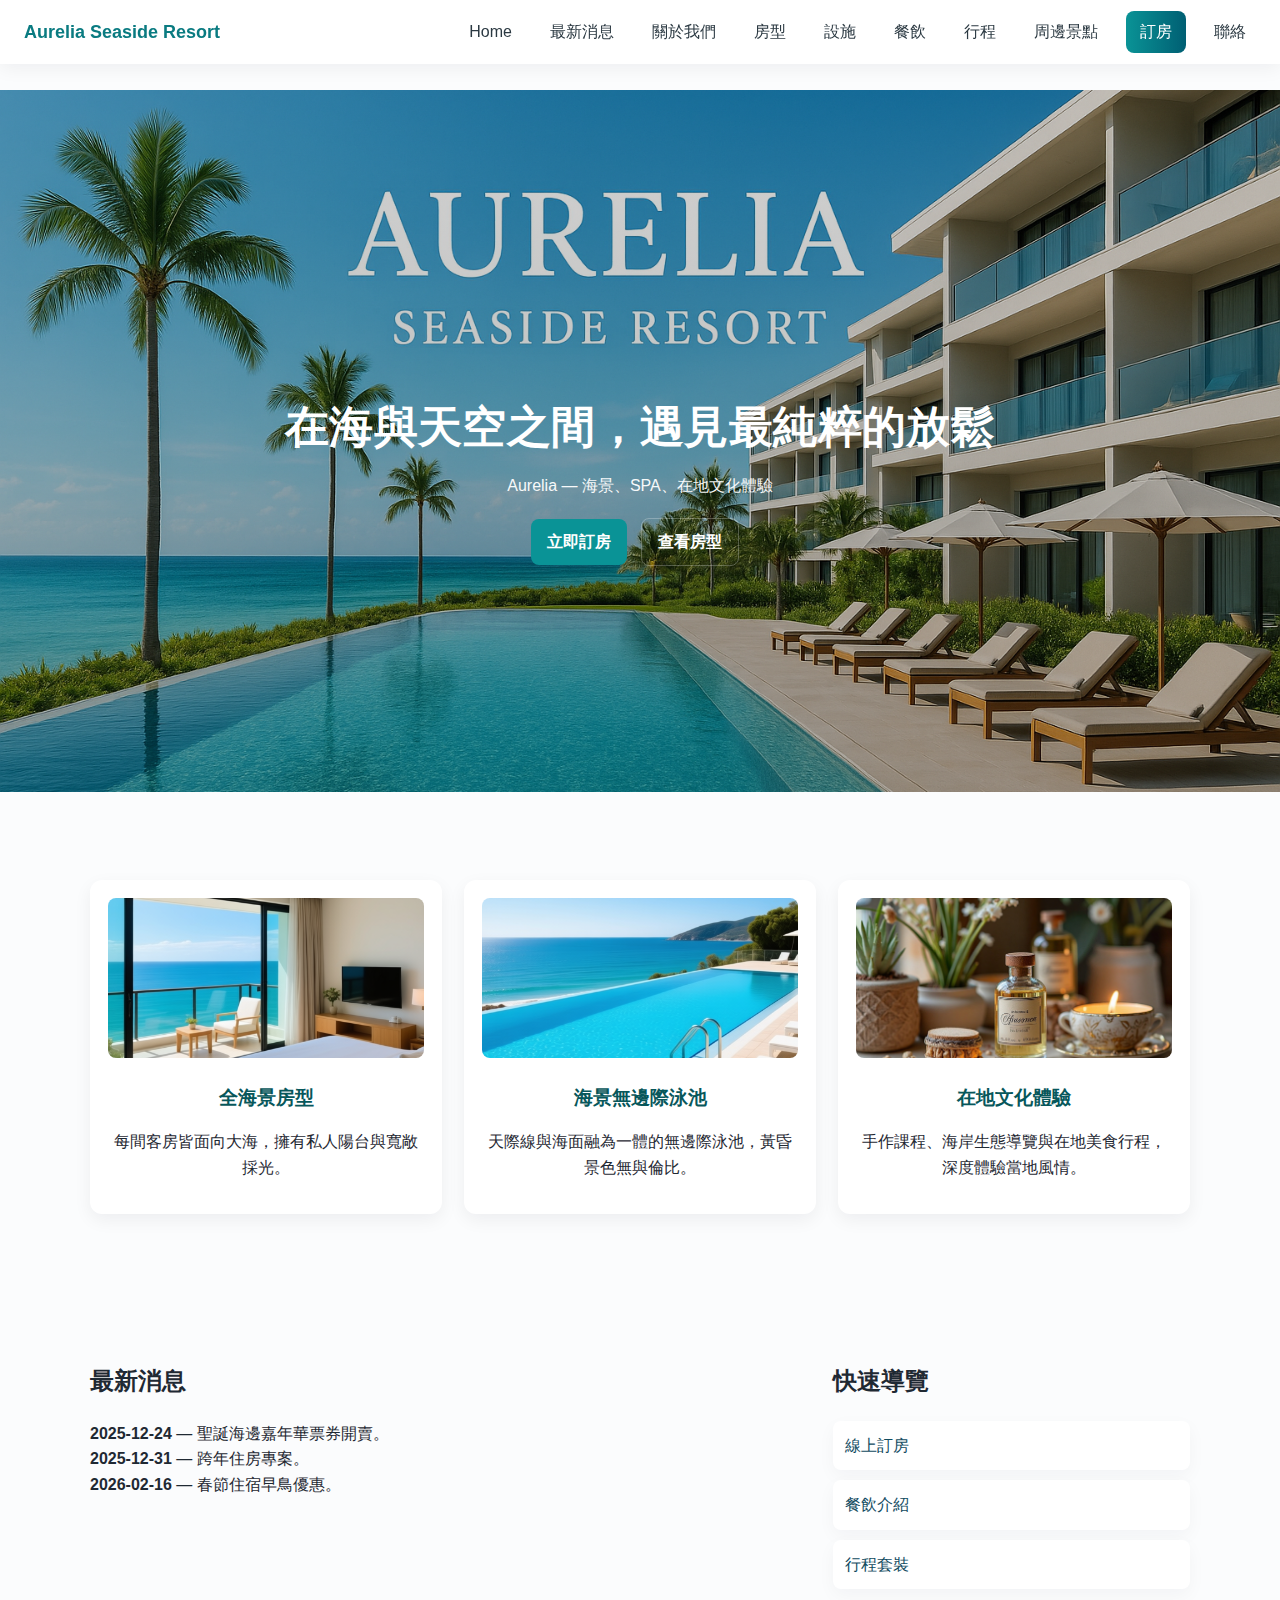
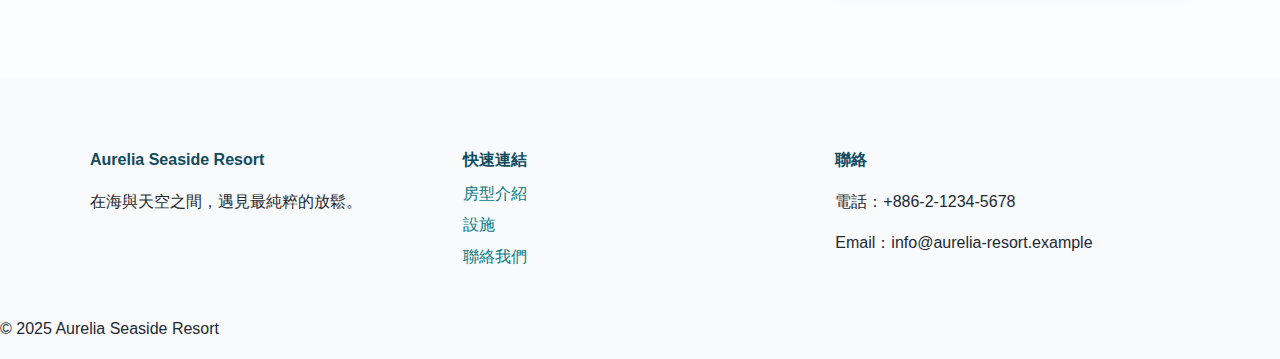
<file: index.html>
<!DOCTYPE html>
<html lang="zh-Hant">
<head>
  <meta charset="utf-8" />
  <meta name="viewport" content="width=device-width,initial-scale=1" />
  <title>Aurelia Seaside Resort - 首頁</title>
  <link rel="stylesheet" href="style2.css" />
</head>
<body>
  <header class="site-header">
    <a class="logo" href="index.html">Aurelia Seaside Resort</a>
    <nav class="main-nav">
      <a href="index.html">Home</a>
<a href="news.html">最新消息</a>
      <a href="about.html">關於我們</a>
      <a href="rooms.html">房型</a>
      <a href="facilities.html">設施</a>
      <a href="dining.html">餐飲</a>
      <a href="activities.html">行程</a>
       <a href="attractions.html">周邊景點</a>
      <a href="booking.html" class="cta">訂房</a>
      <a href="contact.html">聯絡</a>
    </nav>
    <button class="mobile-toggle" aria-label="開啟選單">☰</button>
  </header>

  <main>
    <br><section class="hero" style="background-image:url('img/hero.jpg')">
      <div class="hero-inner">
        <br><br><br>
        <h1>在海與天空之間，遇見最純粹的放鬆</h1>
        <p class="hero-sub">Aurelia — 海景、SPA、在地文化體驗</p>
        <div class="hero-cta">
          <a href="booking.html" class="btn">立即訂房</a>
          <a href="rooms.html" class="btn ghost">查看房型</a>
        </div>
      </div>
    </section>

    <section class="features">
      <div class="container">
        <div class="feature-grid">
          <article class="feature">
            <img src="img/feature-room.jpg" alt="全海景房" />
            <h3>全海景房型</h3>
            <p>每間客房皆面向大海，擁有私人陽台與寬敞採光。</p>
          </article>

          <article class="feature">
            <img src="img/feature-pool.jpg" alt="無邊際泳池" />
            <h3>海景無邊際泳池</h3>
            <p>天際線與海面融為一體的無邊際泳池，黃昏景色無與倫比。</p>
          </article>

          <article class="feature">
            <img src="img/feature-activity.jpg" alt="在地文化體驗" />
            <h3>在地文化體驗</h3>
            <p>手作課程、海岸生態導覽與在地美食行程，深度體驗當地風情。</p>
          </article>
        </div>
      </div>
    </section>

    <section class="promo container">
      <div class="promo-left">
        <h2>最新消息</h2>
        <ul class="news-list">
          <li><strong>2025-12-24</strong> — 聖誕海邊嘉年華票券開賣。</li>
          <li><strong>2025-12-31</strong> — 跨年住房專案。</li>
          <li><strong>2026-02-16</strong> — 春節住宿早鳥優惠。</li>
        </ul>
      </div>
      <div class="promo-right">
        <h2>快速導覽</h2>
        <div class="quick-links">
          <a href="booking.html" class="card-link">線上訂房</a>
          <a href="dining.html" class="card-link">餐飲介紹</a>
          <a href="activities.html" class="card-link">行程套裝</a>
        </div>
      </div>
    </section>
  </main>

  <footer class="site-footer">
    <div class="container footer-grid">
      <div>
        <h4>Aurelia Seaside Resort</h4>
        <p>在海與天空之間，遇見最純粹的放鬆。</p>
      </div>
      <div>
        <h4>快速連結</h4>
        <a href="rooms.html">房型介紹</a>
        <a href="facilities.html">設施</a>
        <a href="contact.html">聯絡我們</a>
      </div>
      <div>
        <h4>聯絡</h4>
        <p>電話：+886-2-1234-5678</p>
        <p>Email：info@aurelia-resort.example</p>
      </div>
    </div>
    <div class="copyright">© 2025 Aurelia Seaside Resort</div>
  </footer>

  <script>
    // 手機選單切換（簡單）
    const btn = document.querySelector('.mobile-toggle');
    const nav = document.querySelector('.main-nav');
    btn.addEventListener('click', ()=> nav.classList.toggle('open'));
  </script>
</body>
</html>
</file>
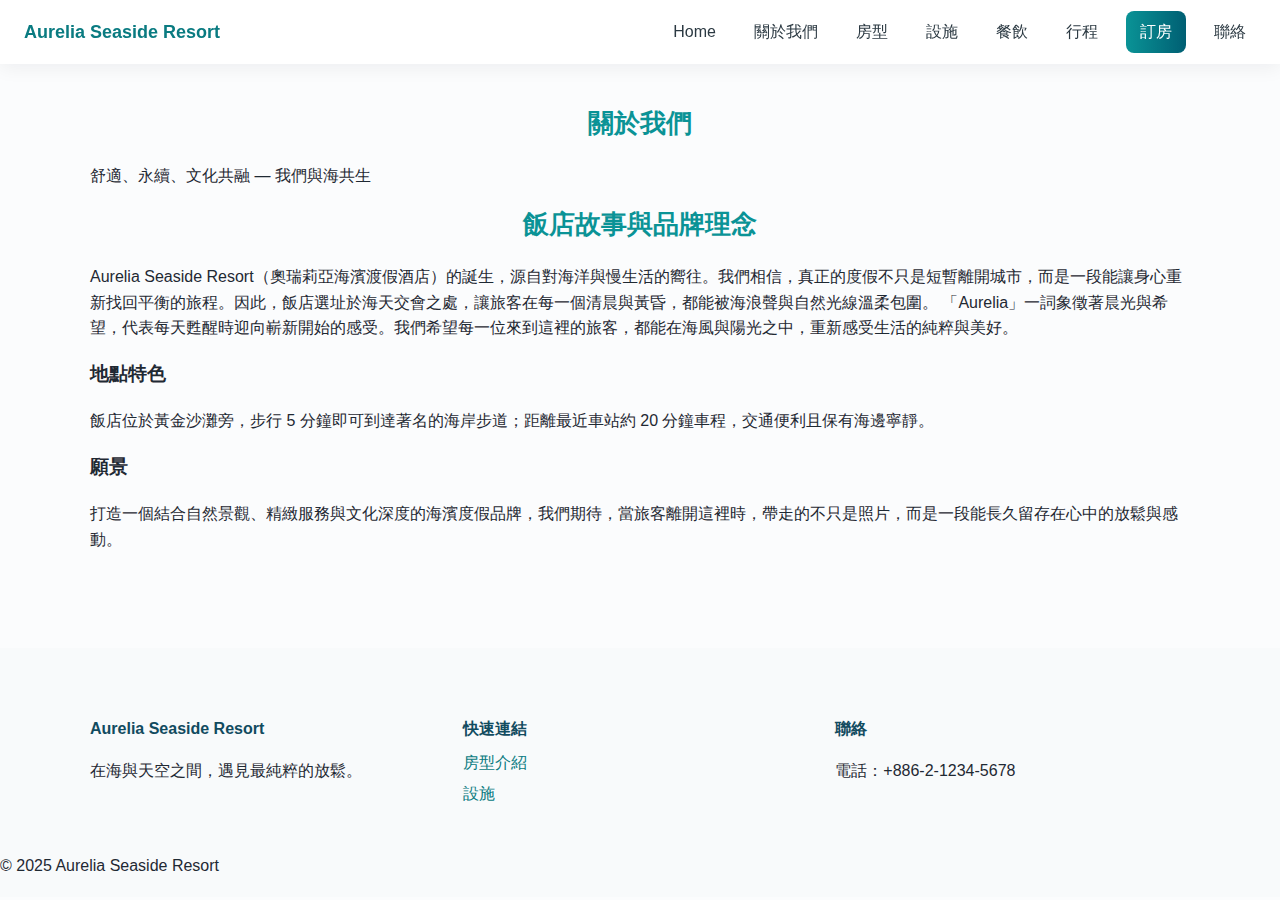
<file: about.html>
<!DOCTYPE html>
<html lang="zh-Hant">
<head>
  <meta charset="utf-8" />
  <meta name="viewport" content="width=device-width,initial-scale=1" />
  <title>關於我們 - Aurelia</title>
  <link rel="stylesheet" href="style2.css" />
</head>
<body>
  <header class="site-header">
    <a class="logo" href="index.html">Aurelia Seaside Resort</a>
    <nav class="main-nav">
      <a href="index.html">Home</a>
      <a href="about.html">關於我們</a>
      <a href="rooms.html">房型</a>
      <a href="facilities.html">設施</a>
      <a href="dining.html">餐飲</a>
      <a href="activities.html">行程</a>
      <a href="booking.html" class="cta">訂房</a>
      <a href="contact.html">聯絡</a>
    </nav>
    <button class="mobile-toggle" aria-label="開啟選單">☰</button>
  </header>

  <main>
    <section class="container story">
      <br><br><h2 class="section-title">關於我們</h2>
      <p>舒適、永續、文化共融 — 我們與海共生</p>
      <h2 class="section-title">飯店故事與品牌理念</h2>
      <p>Aurelia Seaside Resort（奧瑞莉亞海濱渡假酒店）的誕生，源自對海洋與慢生活的嚮往。我們相信，真正的度假不只是短暫離開城市，而是一段能讓身心重新找回平衡的旅程。因此，飯店選址於海天交會之處，讓旅客在每一個清晨與黃昏，都能被海浪聲與自然光線溫柔包圍。
「Aurelia」一詞象徵著晨光與希望，代表每天甦醒時迎向嶄新開始的感受。我們希望每一位來到這裡的旅客，都能在海風與陽光之中，重新感受生活的純粹與美好。</p>

      <h3>地點特色</h3>
      <p>飯店位於黃金沙灘旁，步行 5 分鐘即可到達著名的海岸步道；距離最近車站約 20 分鐘車程，交通便利且保有海邊寧靜。</p>

      <h3>願景</h3>
      <p>打造一個結合自然景觀、精緻服務與文化深度的海濱度假品牌，我們期待，當旅客離開這裡時，帶走的不只是照片，而是一段能長久留存在心中的放鬆與感動。</p>
    </section>
  </main>

  <footer class="site-footer">
    <div class="container footer-grid">
      <div>
        <h4>Aurelia Seaside Resort</h4>
        <p>在海與天空之間，遇見最純粹的放鬆。</p>
      </div>
      <div>
        <h4>快速連結</h4>
        <a href="rooms.html">房型介紹</a>
        <a href="facilities.html">設施</a>
      </div>
      <div>
        <h4>聯絡</h4>
        <p>電話：+886-2-1234-5678</p>
      </div>
    </div>
    <div class="copyright">© 2025 Aurelia Seaside Resort</div>
  </footer>

  <script>
    const btn = document.querySelector('.mobile-toggle');
    const nav = document.querySelector('.main-nav');
    btn.addEventListener('click', ()=> nav.classList.toggle('open'));
  </script>
</body>
</html>
</file>
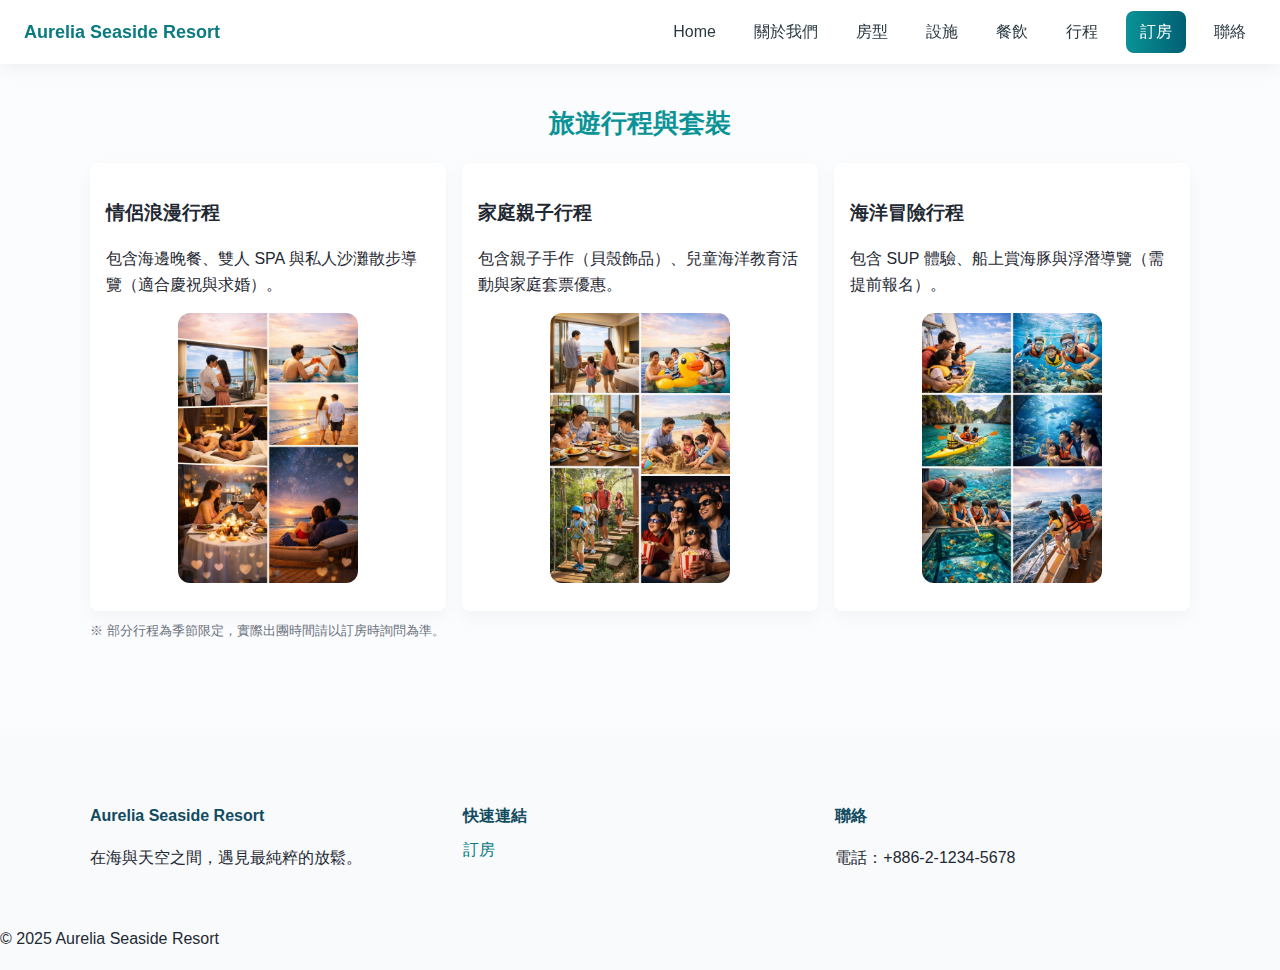
<file: activities.html>
<!DOCTYPE html>
<html lang="zh-Hant">
<head>
  <meta charset="utf-8" />
  <meta name="viewport" content="width=device-width,initial-scale=1" />
  <title>旅遊行程 - Aurelia</title>
  <link rel="stylesheet" href="style2.css" />
</head>
<body>
  <header class="site-header">
    <a class="logo" href="index.html">Aurelia Seaside Resort</a>
    <nav class="main-nav">
      <a href="index.html">Home</a>
      <a href="about.html">關於我們</a>
      <a href="rooms.html">房型</a>
      <a href="facilities.html">設施</a>
      <a href="dining.html">餐飲</a>
      <a href="activities.html">行程</a>
      <a href="booking.html" class="cta">訂房</a>
      <a href="contact.html">聯絡</a>
    </nav>
    <button class="mobile-toggle" aria-label="開啟選單">☰</button>
  </header>

  <main>
    <section class="container">
      <br><br>
      <h1 class="section-title">旅遊行程與套裝</h1>

      <div class="package-grid">
        <div class="package">
          <h3>情侶浪漫行程</h3>
<p>包含海邊晚餐、雙人 SPA 與私人沙灘散步導覽（適合慶祝與求婚）。</p>
       <img src="img/romantic.jpg" alt="情侶浪漫行程" />
     
        </div>

        <div class="package">
          <h3>家庭親子行程</h3>
          <p>包含親子手作（貝殼飾品）、兒童海洋教育活動與家庭套票優惠。</p>
         <img src="img/family.jpg" alt="家庭親子行程" />


        </div>

        <div class="package">
          <h3>海洋冒險行程</h3>
          <p>包含 SUP 體驗、船上賞海豚與浮潛導覽（需提前報名）。</p>
 <img src="img/sea.jpg" alt="海洋冒險行程" />

        </div>
      </div>

      <p class="note">※ 部分行程為季節限定，實際出團時間請以訂房時詢問為準。</p>
    </section>
  </main>

  <footer class="site-footer">
    <div class="container footer-grid">
      <div>
        <h4>Aurelia Seaside Resort</h4>
        <p>在海與天空之間，遇見最純粹的放鬆。</p>
      </div>
      <div>
        <h4>快速連結</h4>
        <a href="booking.html">訂房</a>
      </div>
      <div>
        <h4>聯絡</h4>
        <p>電話：+886-2-1234-5678</p>
      </div>
    </div>
    <div class="copyright">© 2025 Aurelia Seaside Resort</div>
  </footer>

  <script>
    const btn = document.querySelector('.mobile-toggle');
    const nav = document.querySelector('.main-nav');
    btn.addEventListener('click', ()=> nav.classList.toggle('open'));
  </script>
</body>
</html>
</file>
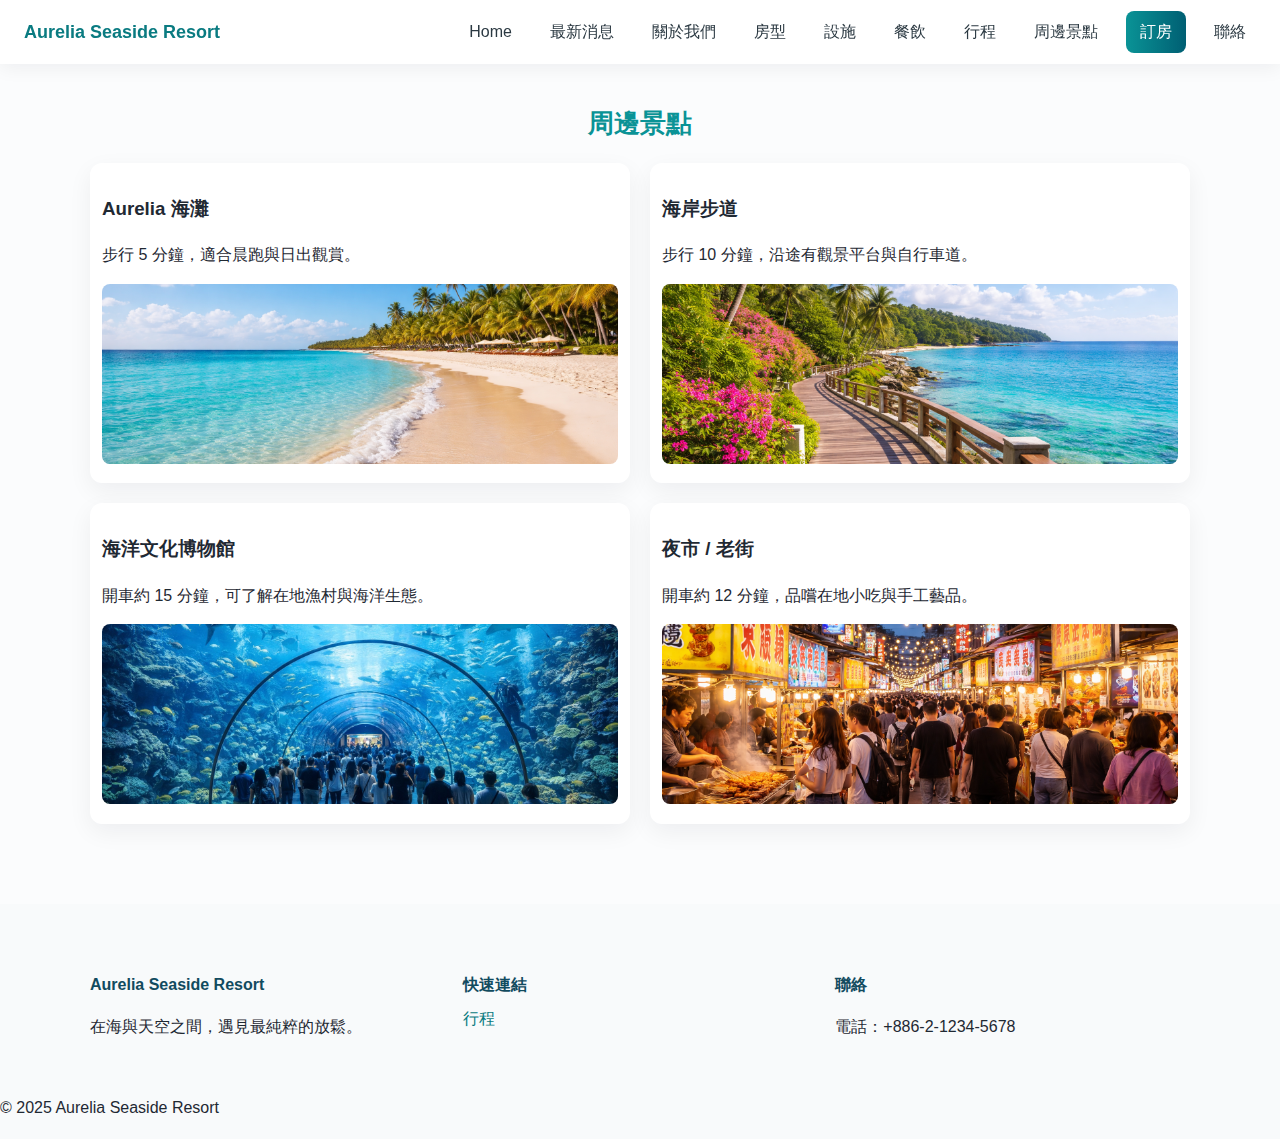
<file: attractions .html>
<!DOCTYPE html>
<html lang="zh-Hant">
<head>
  <meta charset="utf-8" />
  <meta name="viewport" content="width=device-width,initial-scale=1" />
  <title>周邊景點 - Aurelia</title>
  <link rel="stylesheet" href="style2.css" />
</head>
<body>
  <header class="site-header">
    <a class="logo" href="index.html">Aurelia Seaside Resort</a>
    <nav class="main-nav">
        <a href="index.html">Home</a>
<a href="news.html">最新消息</a>
      <a href="about.html">關於我們</a>
      <a href="rooms.html">房型</a>
      <a href="facilities.html">設施</a>
      <a href="dining.html">餐飲</a>
      <a href="activities.html">行程</a>
<a href="attractions.html">周邊景點</a>
      <a href="booking.html" class="cta">訂房</a>
      <a href="contact.html">聯絡</a>
    </nav>
    <button class="mobile-toggle" aria-label="開啟選單">☰</button>
  </header>

  <main>
    <section class="container">
      <br><br>
      <h1 class="section-title">周邊景點</h1>

      <div class="room-grid">
        <article class="room-card">
          <h3>Aurelia 海灘</h3>

          <p>步行 5 分鐘，適合晨跑與日出觀賞。</p>
<img src="img/aurelia.jpg" alt="Aurelia 海灘" />
        </article>
        <article class="room-card">
          <h3>海岸步道</h3>
          <p>步行 10 分鐘，沿途有觀景平台與自行車道。</p>
<img src="img/海岸步道.jpg" alt="海岸步道" />
        </article>
        <article class="room-card">
          <h3>海洋文化博物館</h3>
          <p>開車約 15 分鐘，可了解在地漁村與海洋生態。</p>
<img src="img/海洋.jpg" alt="海洋文化博物館" />
        </article>
        <article class="room-card">
          <h3>夜市 / 老街</h3>
          <p>開車約 12 分鐘，品嚐在地小吃與手工藝品。</p>
<img src="img/夜市.jpg" alt="夜市老街" />
        </article>
      </div>
    </section>
  </main>

  <footer class="site-footer">
    <div class="container footer-grid">
      <div>
        <h4>Aurelia Seaside Resort</h4>
        <p>在海與天空之間，遇見最純粹的放鬆。</p>
      </div>
      <div>
        <h4>快速連結</h4>
        <a href="activities.html">行程</a>
      </div>
      <div>
        <h4>聯絡</h4>
        <p>電話：+886-2-1234-5678</p>
      </div>
    </div>
    <div class="copyright">© 2025 Aurelia Seaside Resort</div>
  </footer>

  <script>
    const btn = document.querySelector('.mobile-toggle');
    const nav = document.querySelector('.main-nav');
    btn.addEventListener('click', ()=> nav.classList.toggle('open'));
  </script>
</body>
</html>
</file>
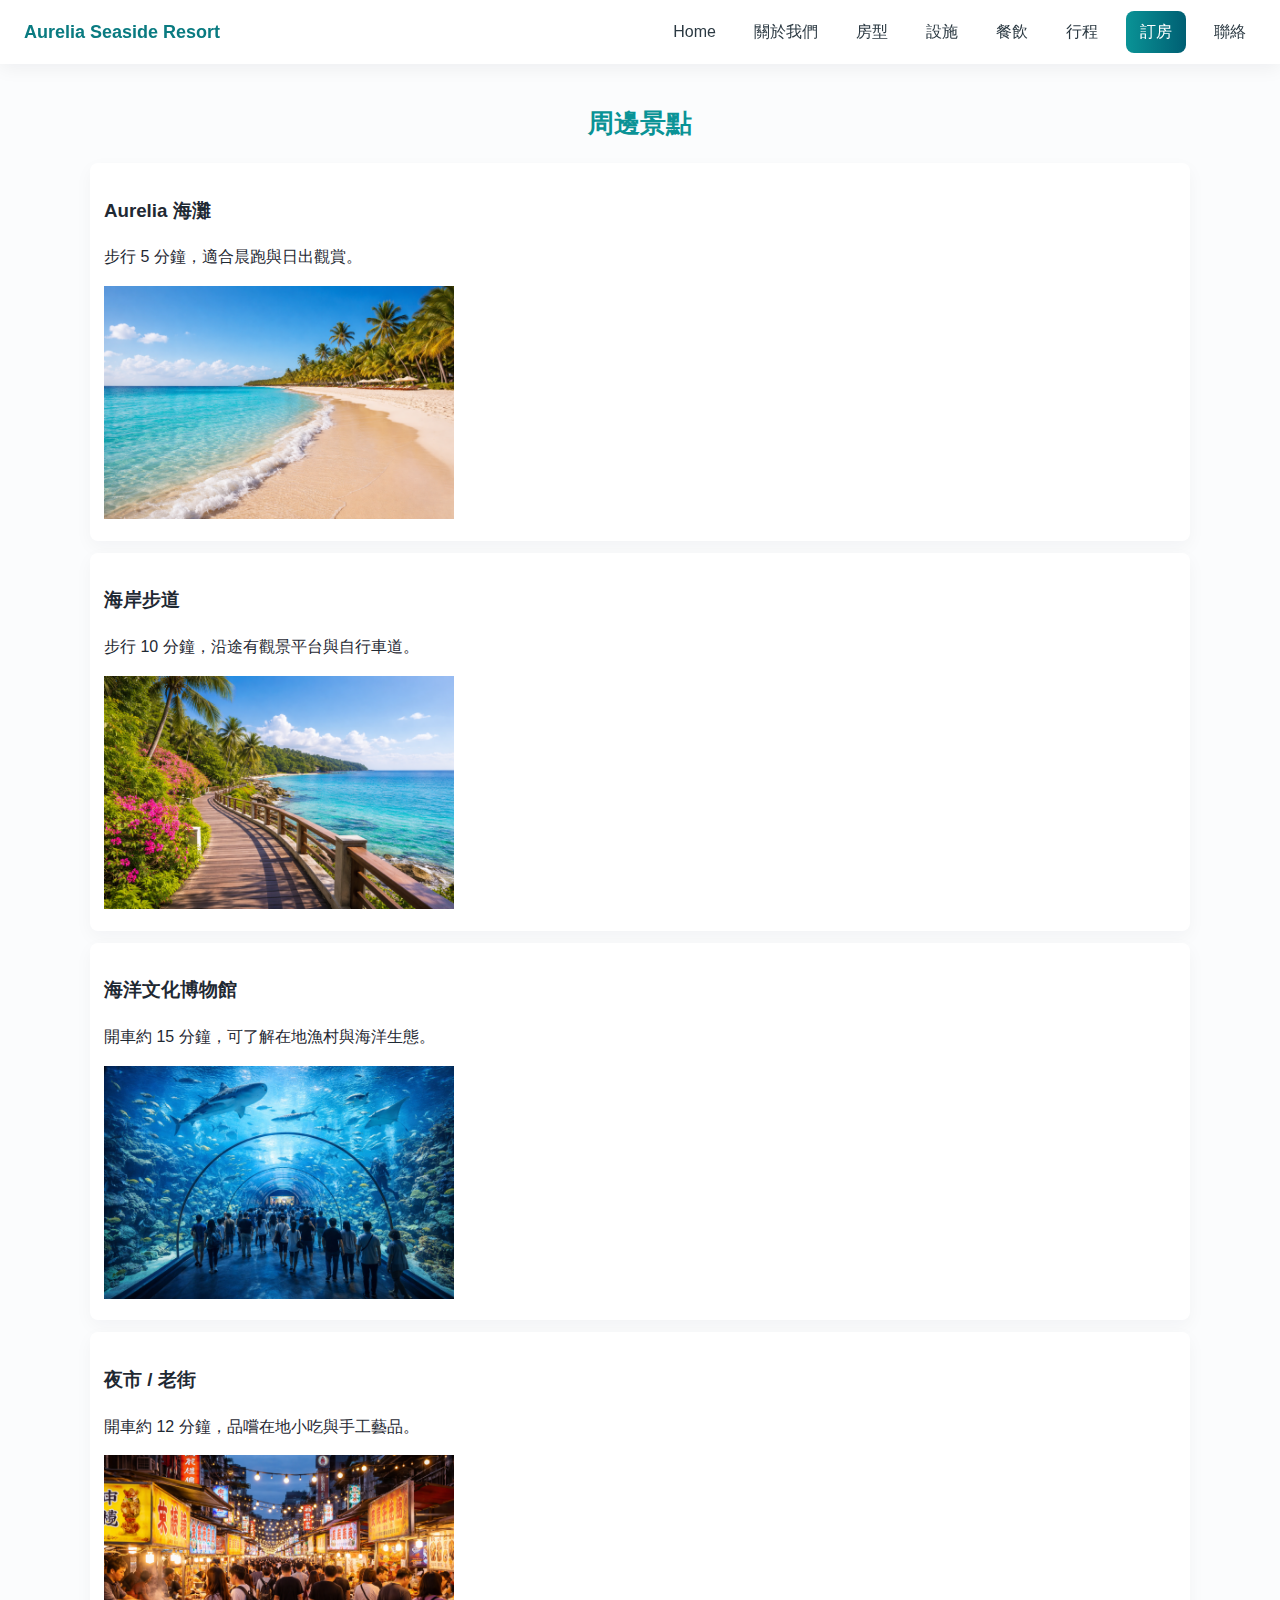
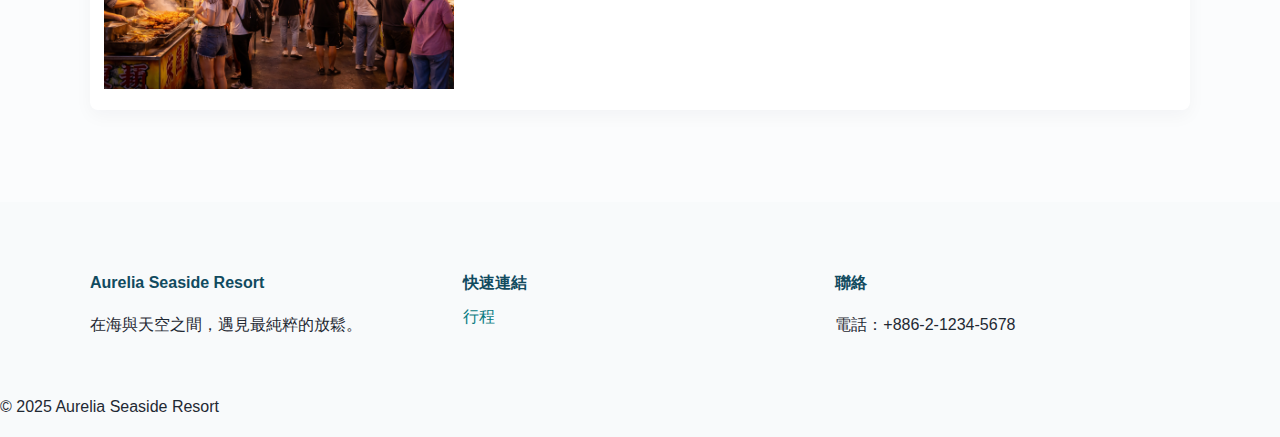
<file: attractions.html>
<!DOCTYPE html>
<html lang="zh-Hant">
<head>
  <meta charset="utf-8" />
  <meta name="viewport" content="width=device-width,initial-scale=1" />
  <title>周邊景點 - Aurelia</title>
  <link rel="stylesheet" href="style2.css" />
</head>
<body>
  <header class="site-header">
    <a class="logo" href="index.html">Aurelia Seaside Resort</a>
    <nav class="main-nav">
      <a href="index.html">Home</a>
      <a href="about.html">關於我們</a>
      <a href="rooms.html">房型</a>
      <a href="facilities.html">設施</a>
      <a href="dining.html">餐飲</a>
      <a href="activities.html">行程</a>
      <a href="booking.html" class="cta">訂房</a>
      <a href="contact.html">聯絡</a>
    </nav>
    <button class="mobile-toggle" aria-label="開啟選單">☰</button>
  </header>

  <main>
    <section class="container">
      <br><br>
      <h1 class="section-title">周邊景點</h1>

      <ul class="attraction-list">
        <li>
          <h3>Aurelia 海灘</h3>

          <p>步行 5 分鐘，適合晨跑與日出觀賞。</p>
<img src="img/aurelia.jpg" alt="Aurelia 海灘" style="width:350px;">
        </li>
        <li>
          <h3>海岸步道</h3>
          <p>步行 10 分鐘，沿途有觀景平台與自行車道。</p>
<img src="img/海岸步道.jpg" alt="海岸步道" style="width:350px;">
        </li>
        <li>
          <h3>海洋文化博物館</h3>
          <p>開車約 15 分鐘，可了解在地漁村與海洋生態。</p>
<img src="img/海洋.jpg" alt="海洋文化博物館" style="width:350px;">
        </li>
        <li>
          <h3>夜市 / 老街</h3>
          <p>開車約 12 分鐘，品嚐在地小吃與手工藝品。</p>
<img src="img/夜市.jpg" alt="夜市老街" style="width:350px;">
        </li>
      </ul>
    </section>
  </main>

  <footer class="site-footer">
    <div class="container footer-grid">
      <div>
        <h4>Aurelia Seaside Resort</h4>
        <p>在海與天空之間，遇見最純粹的放鬆。</p>
      </div>
      <div>
        <h4>快速連結</h4>
        <a href="activities.html">行程</a>
      </div>
      <div>
        <h4>聯絡</h4>
        <p>電話：+886-2-1234-5678</p>
      </div>
    </div>
    <div class="copyright">© 2025 Aurelia Seaside Resort</div>
  </footer>

  <script>
    const btn = document.querySelector('.mobile-toggle');
    const nav = document.querySelector('.main-nav');
    btn.addEventListener('click', ()=> nav.classList.toggle('open'));
  </script>
</body>
</html>
</file>
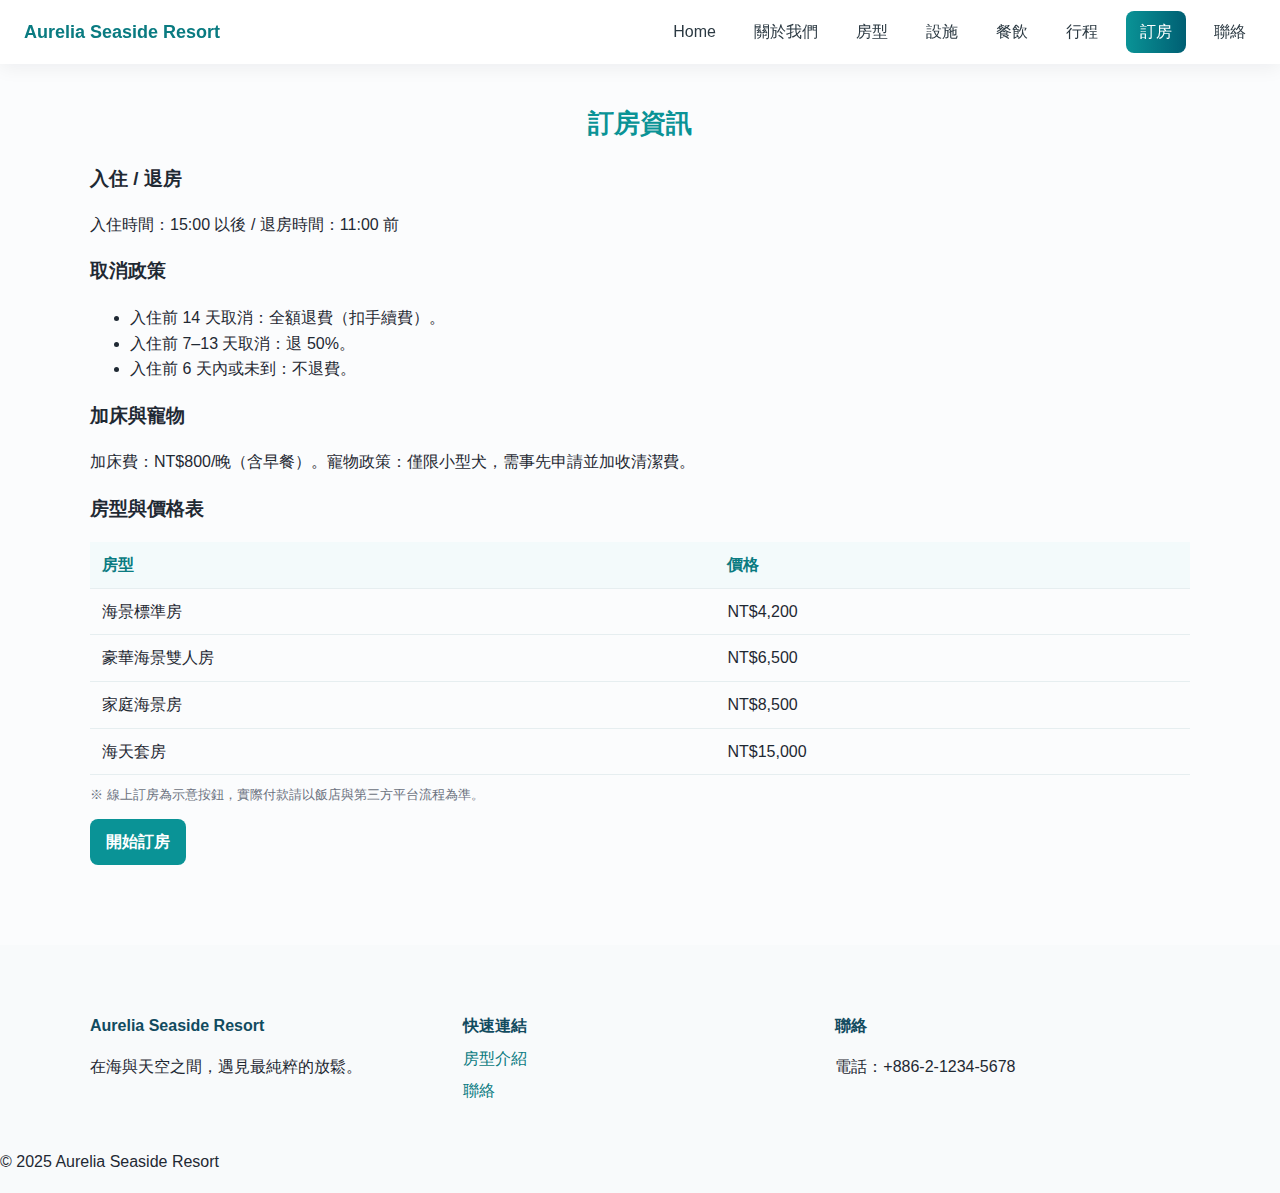
<file: booking.html>
<!DOCTYPE html>
<html lang="zh-Hant">
<head>
  <meta charset="utf-8" />
  <meta name="viewport" content="width=device-width,initial-scale=1" />
  <title>訂房資訊 - Aurelia</title>
  <link rel="stylesheet" href="style2.css" />
</head>
<body>
  <header class="site-header">
    <a class="logo" href="index.html">Aurelia Seaside Resort</a>
    <nav class="main-nav">
      <a href="index.html">Home</a>
      <a href="about.html">關於我們</a>
      <a href="rooms.html">房型</a>
      <a href="facilities.html">設施</a>
      <a href="dining.html">餐飲</a>
      <a href="activities.html">行程</a>
      <a href="booking.html" class="cta">訂房</a>
      <a href="contact.html">聯絡</a>
    </nav>
    <button class="mobile-toggle" aria-label="開啟選單">☰</button>
  </header>

  <main>
    <section class="container">
      <br><br>
      <h1 class="section-title">訂房資訊</h1>

      <h3>入住 / 退房</h3>
      <p>入住時間：15:00 以後 / 退房時間：11:00 前</p>

      <h3>取消政策</h3>
      <ul>
        <li>入住前 14 天取消：全額退費（扣手續費）。</li>
        <li>入住前 7–13 天取消：退 50%。</li>
        <li>入住前 6 天內或未到：不退費。</li>
      </ul>

      <h3>加床與寵物</h3>
      <p>加床費：NT$800/晚（含早餐）。寵物政策：僅限小型犬，需事先申請並加收清潔費。</p>

      <h3>房型與價格表</h3>
      <table class="price-table">
        <thead>
          <tr><th>房型<th>價格</th></tr>
        </thead>
        <tbody>
          <tr><td>海景標準房<td>NT$4,200</td></tr>
          <tr><td>豪華海景雙人房<td>NT$6,500</td></tr>
          <tr><td>家庭海景房<td>NT$8,500</td></tr>
          <tr><td>海天套房<td>NT$15,000</td></tr>
        </tbody>
      </table>

      <p class="note">※ 線上訂房為示意按鈕，實際付款請以飯店與第三方平台流程為準。</p>

      <div class="booking-cta">
        <a class="btn" href="#">開始訂房</a>
      </div>
    </section>
  </main>

  <footer class="site-footer">
    <div class="container footer-grid">
      <div>
        <h4>Aurelia Seaside Resort</h4>
        <p>在海與天空之間，遇見最純粹的放鬆。</p>
      </div>
      <div>
        <h4>快速連結</h4>
        <a href="rooms.html">房型介紹</a>
        <a href="contact.html">聯絡</a>
      </div>
      <div>
        <h4>聯絡</h4>
        <p>電話：+886-2-1234-5678</p>
      </div>
    </div>
    <div class="copyright">© 2025 Aurelia Seaside Resort</div>
  </footer>

  <script>
    const btn = document.querySelector('.mobile-toggle');
    const nav = document.querySelector('.main-nav');
    btn.addEventListener('click', ()=> nav.classList.toggle('open'));
  </script>
</body>
</html>
</file>
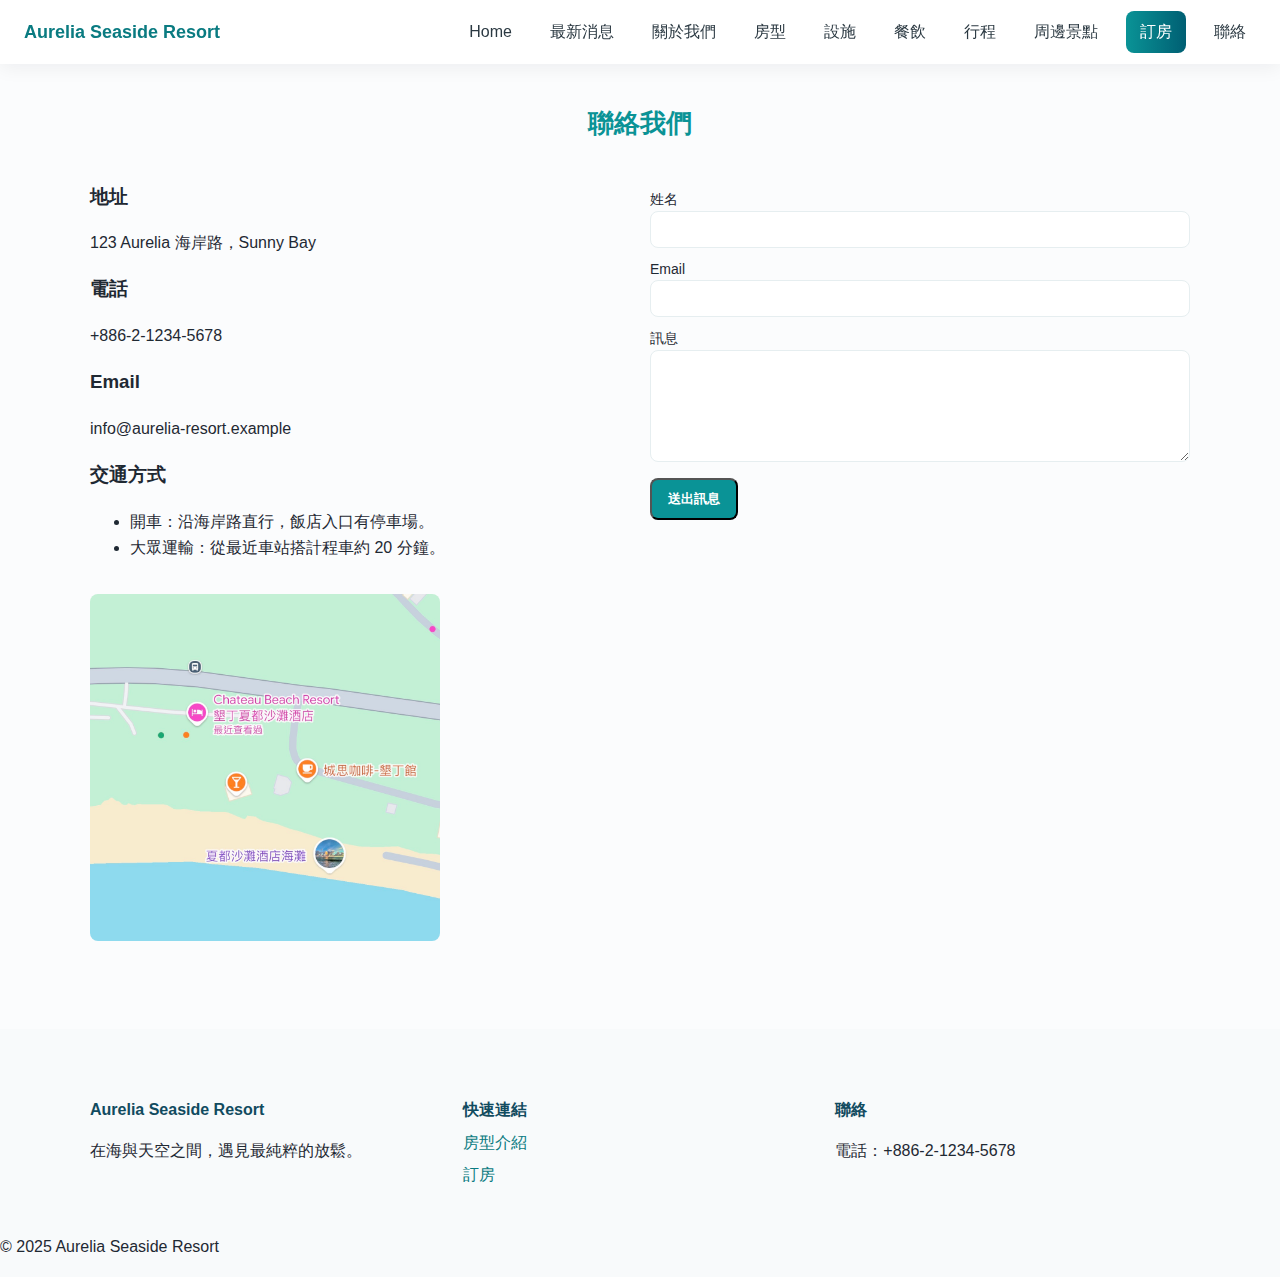
<file: contact.html>
<!DOCTYPE html>
<html lang="zh-Hant">
<head>
  <meta charset="utf-8" />
  <meta name="viewport" content="width=device-width,initial-scale=1" />
 
 <title>聯絡我們 - Aurelia</title>
  <link rel="stylesheet" href="style2.css" />
</head>
<body>
  <header class="site-header">
    <a class="logo" href="index.html">Aurelia Seaside Resort</a>
    <nav class="main-nav">
      <a href="index.html">Home</a>
<a href="news.html">最新消息</a>
      <a href="about.html">關於我們</a>
      <a href="rooms.html">房型</a>
      <a href="facilities.html">設施</a>
      <a href="dining.html">餐飲</a>
      <a href="activities.html">行程</a>
<a href="attractions.html">周邊景點</a>
      <a href="booking.html" class="cta">訂房</a>
      <a href="contact.html">聯絡</a>
    </nav>
    <button class="mobile-toggle" aria-label="開啟選單">☰</button>
  </header>

  <main>
    <section class="container">
     
 <br><br><h1 class="section-title">聯絡我們</h1>

      <div class="contact-grid">
        <div class="contact-info">
          <h3>地址</h3>
          <p>123 Aurelia 海岸路，Sunny Bay</p>

          <h3>電話</h3>
          <p>+886-2-1234-5678</p>

          <h3>Email</h3>
          <p>info@aurelia-resort.example</p>

          <h3>交通方式</h3>
          <ul>
            <li>開車：沿海岸路直行，飯店入口有停車場。</li>
            <li>大眾運輸：從最近車站搭計程車約 20 分鐘。</li>
          </ul>
        </div>

        <form class="contact-form" action="#" method="post" onsubmit="alert('表單為示意，未傳送'); return false;">
          <br><label>姓名<input type="text" name="name" required></label>
          <label>Email<input type="email" name="email" required></label>
          <label>訊息<textarea name="message" rows="6" required></textarea></label>
          <button class="btn" type="submit">送出訊息</button>
        </form>
      </div>

      <div class="map-placeholder">
        <img src="img/map.jpg" alt="Google Map 圖片 (示意)" />
      </div>
    </section>
  </main>

  <footer class="site-footer">
    <div class="container footer-grid">
      <div>
        <h4>Aurelia Seaside Resort</h4>
        <p>在海與天空之間，遇見最純粹的放鬆。</p>
      </div>
      <div>
        <h4>快速連結</h4>
        <a href="rooms.html">房型介紹</a>
        <a href="booking.html">訂房</a>
      </div>
      <div>
        <h4>聯絡</h4>
        <p>電話：+886-2-1234-5678</p>
      </div>
    </div>
    <div class="copyright">© 2025 Aurelia Seaside Resort</div>
  </footer>

  <script>
    const btn = document.querySelector('.mobile-toggle');
    const nav = document.querySelector('.main-nav');
    btn.addEventListener('click', ()=> nav.classList.toggle('open'));
  </script>
</body>
</html>
</file>
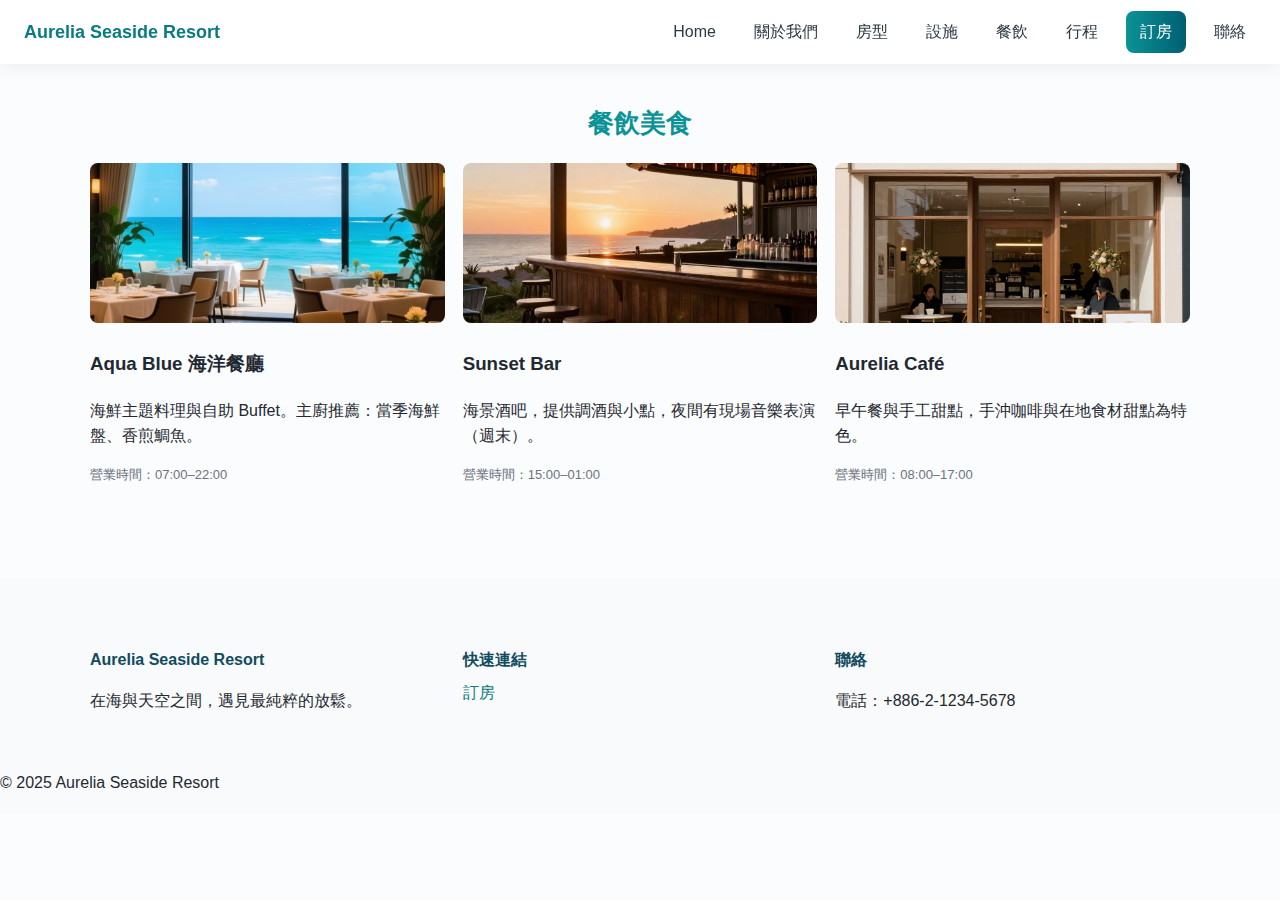
<file: dining.html>
<!DOCTYPE html>
<html lang="zh-Hant">
<head>
  <meta charset="utf-8" />
  <meta name="viewport" content="width=device-width,initial-scale=1" />
  <title>餐飲 - Aurelia</title>
  <link rel="stylesheet" href="style2.css" />
</head>
<body>
  <header class="site-header">
    <a class="logo" href="index.html">Aurelia Seaside Resort</a>
    <nav class="main-nav">
      <a href="index.html">Home</a>
      <a href="about.html">關於我們</a>
      <a href="rooms.html">房型</a>
      <a href="facilities.html">設施</a>
      <a href="dining.html">餐飲</a>
      <a href="activities.html">行程</a>
      <a href="booking.html" class="cta">訂房</a>
      <a href="contact.html">聯絡</a>
    </nav>
    <button class="mobile-toggle" aria-label="開啟選單">☰</button>
  </header>

  <main>
    <section class="container">
      <br><br>
      <h1 class="section-title">餐飲美食</h1>

      <div class="dining-grid">
        <div class="dining">
          <img src="img/restaurant-aqua.jpg" alt="Aqua Blue 海洋餐廳" />
          <h3>Aqua Blue 海洋餐廳</h3>
          <p>海鮮主題料理與自助 Buffet。主廚推薦：當季海鮮盤、香煎鯛魚。</p>
          <p class="muted">營業時間：07:00–22:00</p>
        </div>

        <div class="dining">
          <img src="img/bar-sunset.jpg" alt="Sunset Bar" />
          <h3>Sunset Bar</h3>
          <p>海景酒吧，提供調酒與小點，夜間有現場音樂表演（週末）。</p>
          <p class="muted">營業時間：15:00–01:00</p>
        </div>

        <div class="dining">
          <img src="img/cafe.jpg" alt="Aurelia Café" />
          <h3>Aurelia Café</h3>
          <p>早午餐與手工甜點，手沖咖啡與在地食材甜點為特色。</p>
          <p class="muted">營業時間：08:00–17:00</p>
        </div>
      </div>
    </section>
  </main>

  <footer class="site-footer">
    <div class="container footer-grid">
      <div>
        <h4>Aurelia Seaside Resort</h4>
        <p>在海與天空之間，遇見最純粹的放鬆。</p>
      </div>
      <div>
        <h4>快速連結</h4>
        <a href="booking.html">訂房</a>
      </div>
      <div>
        <h4>聯絡</h4>
        <p>電話：+886-2-1234-5678</p>
      </div>
    </div>
    <div class="copyright">© 2025 Aurelia Seaside Resort</div>
  </footer>

  <script>
    const btn = document.querySelector('.mobile-toggle');
    const nav = document.querySelector('.main-nav');
    btn.addEventListener('click', ()=> nav.classList.toggle('open'));
  </script>
</body>
</html>
</file>
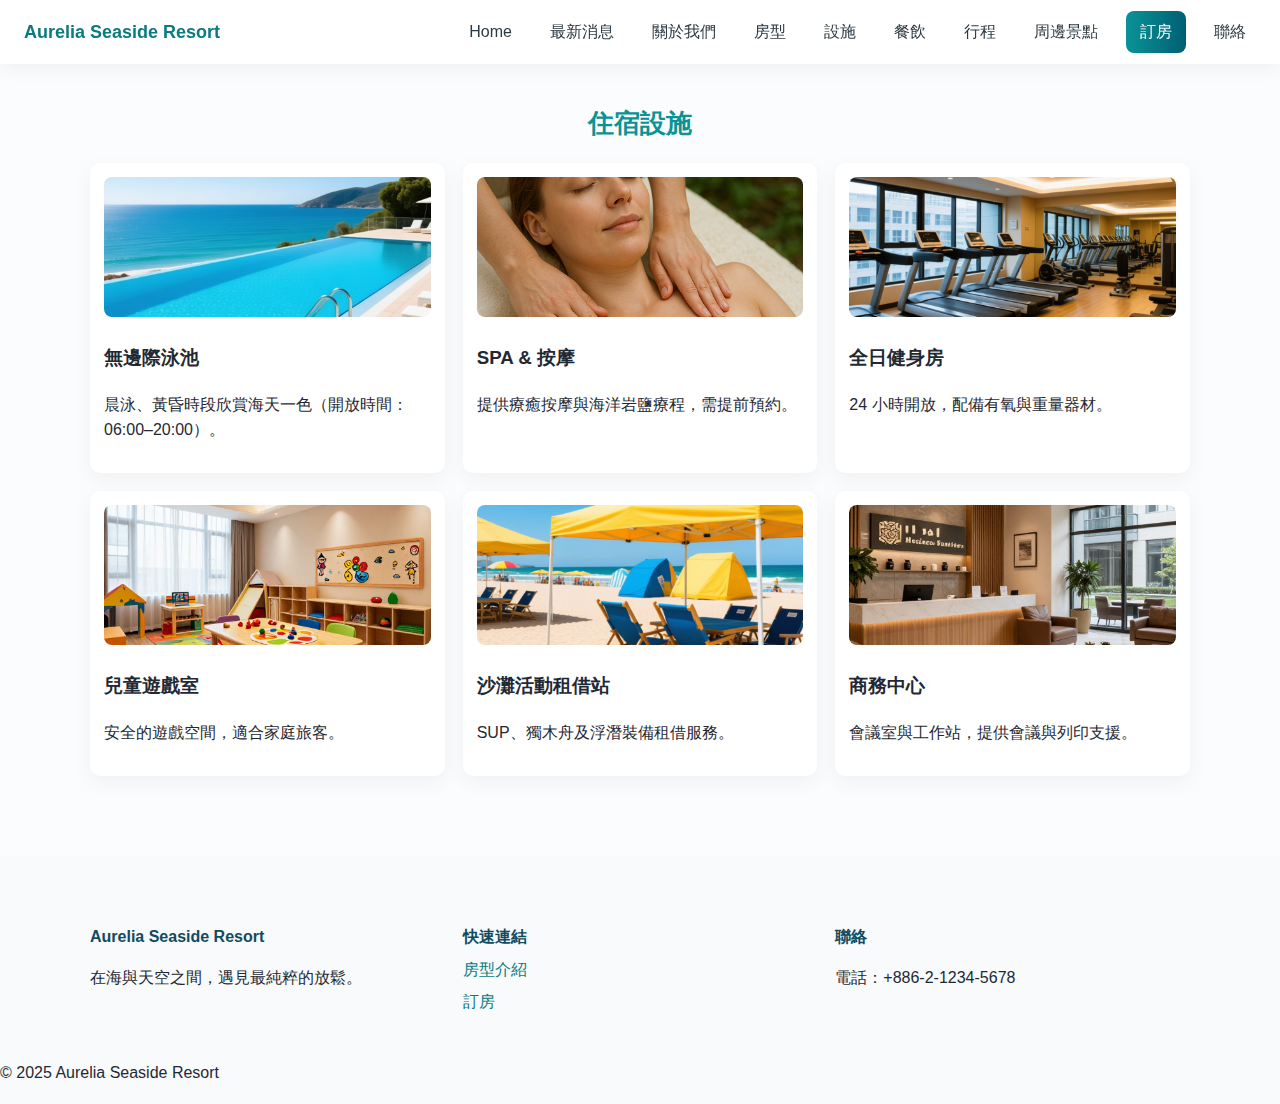
<file: facilities.html>
<!DOCTYPE html>
<html lang="zh-Hant">
<head>
  <meta charset="utf-8" />
  <meta name="viewport" content="width=device-width,initial-scale=1" />
  <title>設施 - Aurelia</title>
  <link rel="stylesheet" href="style2.css" />
</head>
<body>
  <header class="site-header">
    <a class="logo" href="index.html">Aurelia Seaside Resort</a>
    <nav class="main-nav">
         <a href="index.html">Home</a>
<a href="news.html">最新消息</a>
      <a href="about.html">關於我們</a>
      <a href="rooms.html">房型</a>
      <a href="facilities.html">設施</a>
      <a href="dining.html">餐飲</a>
      <a href="activities.html">行程</a>
<a href="attractions.html">周邊景點</a>
      <a href="booking.html" class="cta">訂房</a>
      <a href="contact.html">聯絡</a>
    </nav>
    <button class="mobile-toggle" aria-label="開啟選單">☰</button>
  </header>

  <main>
    <section class="container">
      <br><br>
      <h1 class="section-title">住宿設施</h1>

      <div class="facility-grid">
        <div class="facility">
          <img src="img/pool.jpg" alt="無邊際泳池" />
          <h3>無邊際泳池</h3>
          <p>晨泳、黃昏時段欣賞海天一色（開放時間：06:00–20:00）。</p>
        </div>

        <div class="facility">
          <img src="img/spa.jpg" alt="SPA" />
          <h3>SPA & 按摩</h3>
          <p>提供療癒按摩與海洋岩鹽療程，需提前預約。</p>
        </div>

        <div class="facility">
          <img src="img/gym.jpg" alt="健身房" />
          <h3>全日健身房</h3>
          <p>24 小時開放，配備有氧與重量器材。</p>
        </div>

        <div class="facility">
          <img src="img/kids.jpg" alt="兒童遊戲室" />
          <h3>兒童遊戲室</h3>
          <p>安全的遊戲空間，適合家庭旅客。</p>
        </div>

        <div class="facility">
          <img src="img/rentals.jpg" alt="沙灘活動租借" />
          <h3>沙灘活動租借站</h3>
          <p>SUP、獨木舟及浮潛裝備租借服務。</p>
        </div>

        <div class="facility">
          <img src="img/business.jpg" alt="商務中心" />
          <h3>商務中心</h3>
          <p>會議室與工作站，提供會議與列印支援。</p>
        </div>
      </div>
    </section>
  </main>

  <footer class="site-footer">
    <div class="container footer-grid">
      <div>
        <h4>Aurelia Seaside Resort</h4>
        <p>在海與天空之間，遇見最純粹的放鬆。</p>
      </div>
      <div>
        <h4>快速連結</h4>
        <a href="rooms.html">房型介紹</a>
        <a href="booking.html">訂房</a>
      </div>
      <div>
        <h4>聯絡</h4>
        <p>電話：+886-2-1234-5678</p>
      </div>
    </div>
    <div class="copyright">© 2025 Aurelia Seaside Resort</div>
  </footer>

  <script>
    const btn = document.querySelector('.mobile-toggle');
    const nav = document.querySelector('.main-nav');
    btn.addEventListener('click', ()=> nav.classList.toggle('open'));
  </script>
</body>
</html>
</file>
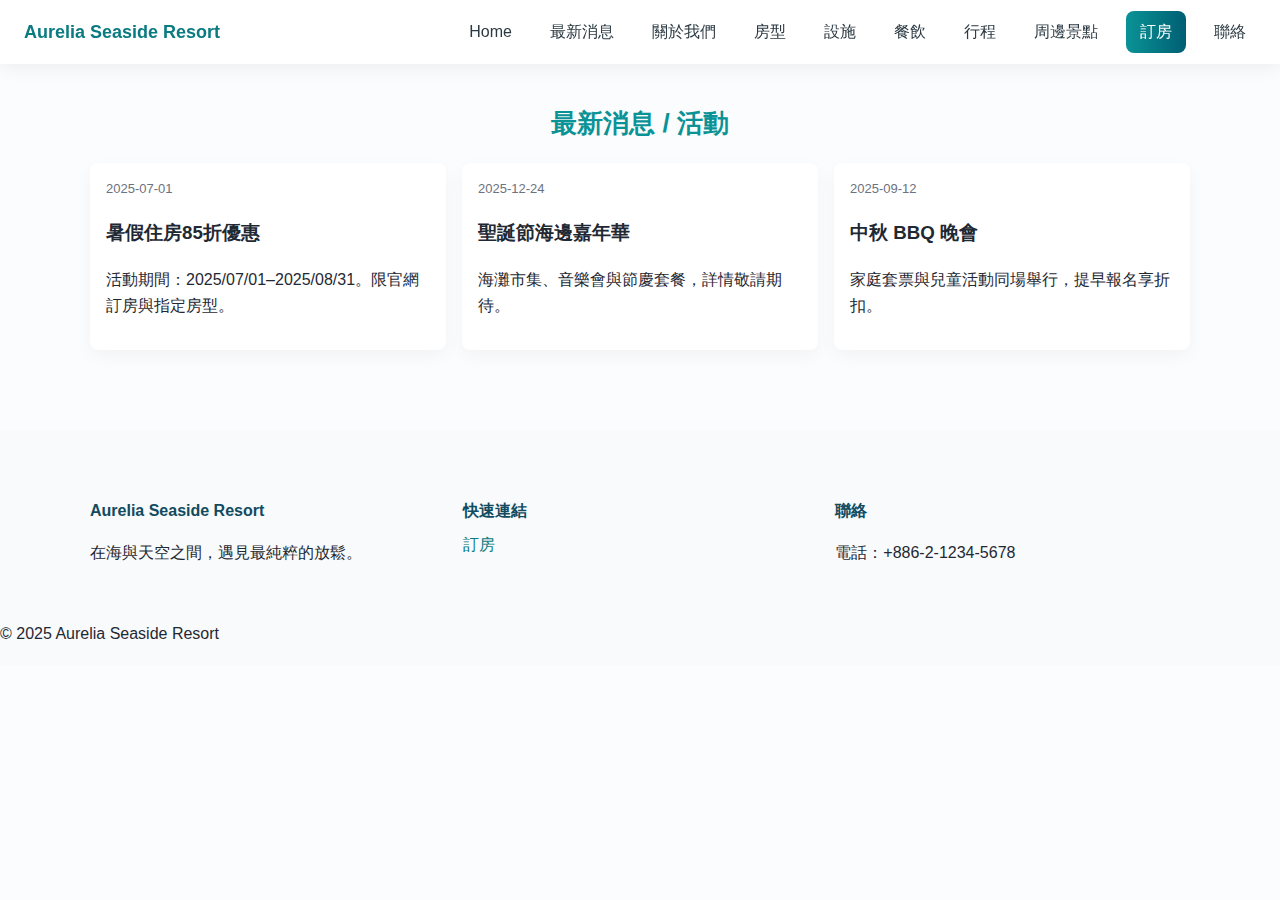
<file: news.html>
<!DOCTYPE html>
<html lang="zh-Hant">
<head>
  <meta charset="utf-8" />
  <meta name="viewport" content="width=device-width,initial-scale=1" />
  <title>最新消息 - Aurelia</title>
  <link rel="stylesheet" href="style2.css" />
</head>
<body>
  <header class="site-header">
    <a class="logo" href="index.html">Aurelia Seaside Resort</a>
    <nav class="main-nav">
    <a href="index.html">Home</a>
<a href="news.html">最新消息</a>
      <a href="about.html">關於我們</a>
      <a href="rooms.html">房型</a>
      <a href="facilities.html">設施</a>
      <a href="dining.html">餐飲</a>
      <a href="activities.html">行程</a>
<a href="attractions.html">周邊景點</a>
      <a href="booking.html" class="cta">訂房</a>
      <a href="contact.html">聯絡</a>
    </nav>
    <button class="mobile-toggle" aria-label="開啟選單">☰</button>
  </header>

  <main>
    <section class="container">
      <br><br>
      <h1 class="section-title">最新消息 / 活動</h1>

      <div class="news-cards">
        <article class="news-card">
          <time datetime="2025-07-01">2025-07-01</time>
          <h3>暑假住房85折優惠</h3>
          <p>活動期間：2025/07/01–2025/08/31。限官網訂房與指定房型。</p>
        </article>

        <article class="news-card">
          <time datetime="2025-12-24">2025-12-24</time>
          <h3>聖誕節海邊嘉年華</h3>
          <p>海灘市集、音樂會與節慶套餐，詳情敬請期待。</p>
        </article>

        <article class="news-card">
          <time datetime="2025-09-12">2025-09-12</time>
          <h3>中秋 BBQ 晚會</h3>
          <p>家庭套票與兒童活動同場舉行，提早報名享折扣。</p>
        </article>
      </div>
    </section>
  </main>

  <footer class="site-footer">
    <div class="container footer-grid">
      <div>
        <h4>Aurelia Seaside Resort</h4>
        <p>在海與天空之間，遇見最純粹的放鬆。</p>
      </div>
      <div>
        <h4>快速連結</h4>
        <a href="booking.html">訂房</a>
      </div>
      <div>
        <h4>聯絡</h4>
        <p>電話：+886-2-1234-5678</p>
      </div>
    </div>
    <div class="copyright">© 2025 Aurelia Seaside Resort</div>
  </footer>

  <script>
    const btn = document.querySelector('.mobile-toggle');
    const nav = document.querySelector('.main-nav');
    btn.addEventListener('click', ()=> nav.classList.toggle('open'));
  </script>
</body>
</html>
</file>
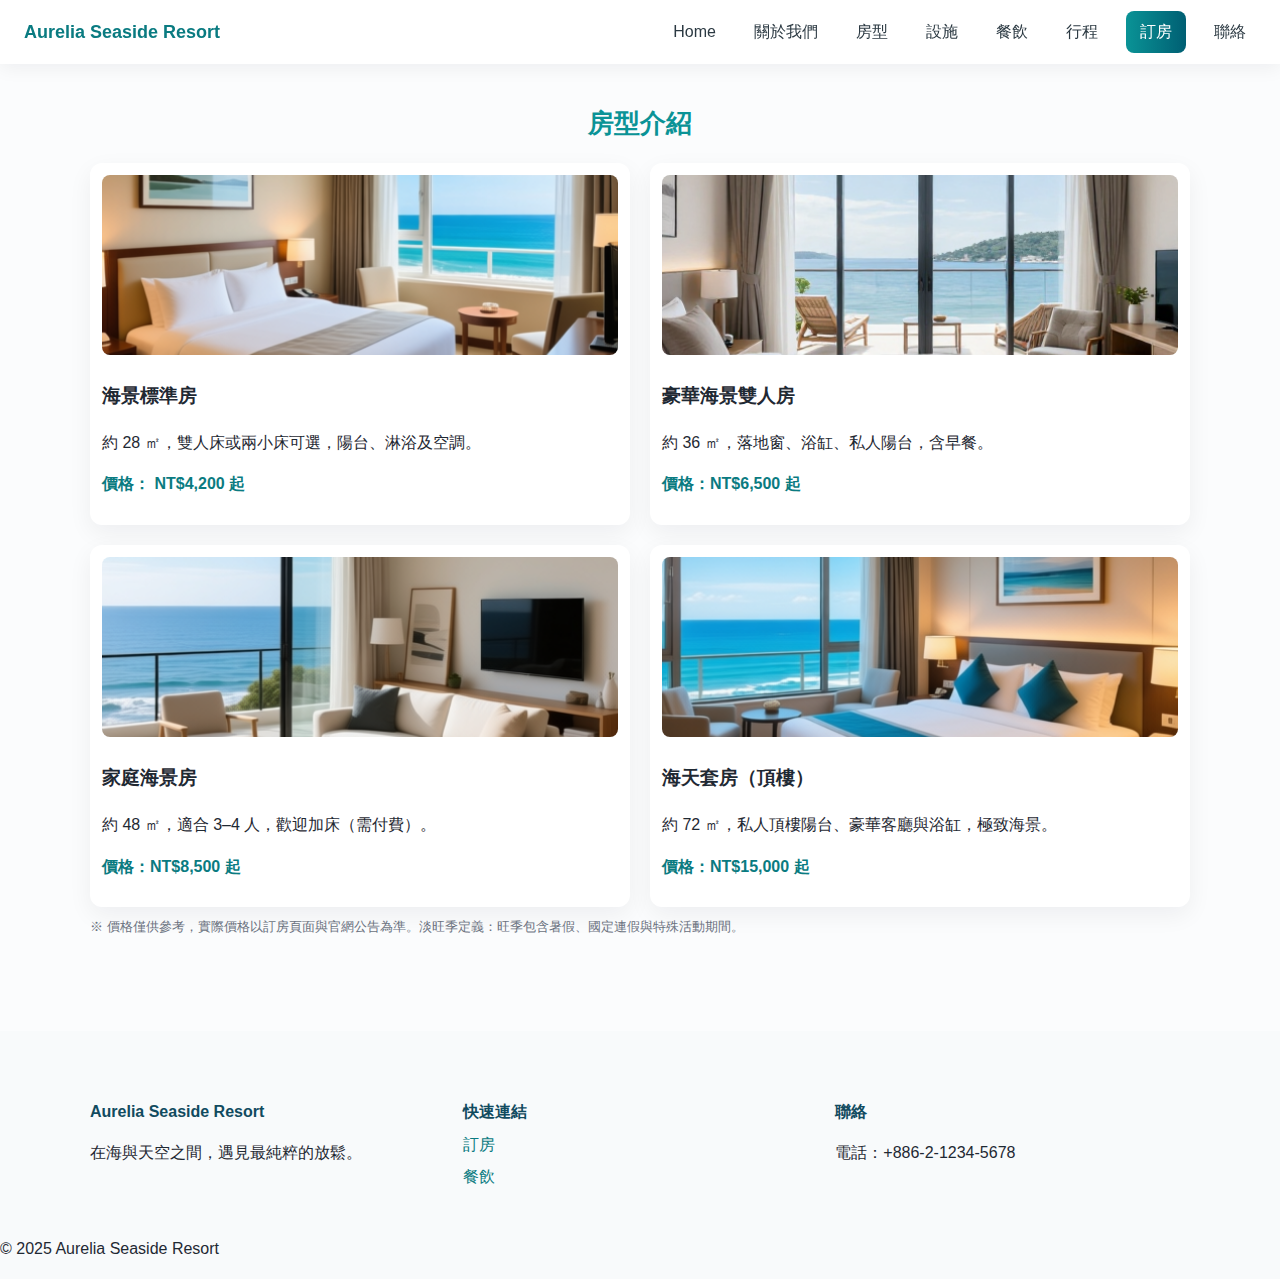
<file: rooms.html>
<!DOCTYPE html>
<html lang="zh-Hant">
<head>
  <meta charset="utf-8" />
  <meta name="viewport" content="width=device-width,initial-scale=1" />
  <title>房型介紹 - Aurelia</title>
  <link rel="stylesheet" href="style2.css" />
</head>
<body>
  <header class="site-header">
    <a class="logo" href="index.html">Aurelia Seaside Resort</a>
    <nav class="main-nav">
      <a href="index.html">Home</a>
      <a href="about.html">關於我們</a>
      <a href="rooms.html">房型</a>
      <a href="facilities.html">設施</a>
      <a href="dining.html">餐飲</a>
      <a href="activities.html">行程</a>
      <a href="booking.html" class="cta">訂房</a>
      <a href="contact.html">聯絡</a>
    </nav>
    <button class="mobile-toggle" aria-label="開啟選單">☰</button>
  </header>

  <main>
    <section class="container">
      <br><br>
      <h1 class="section-title">房型介紹</h1>

      <div class="room-grid">
        <article class="room-card">
          <img src="img/room-standard.jpg" alt="海景標準房" />
          <h3>海景標準房</h3>
          <p>約 28 ㎡，雙人床或兩小床可選，陽台、淋浴及空調。</p>
          <p class="price">價格： NT$4,200 起 </p>
        </article>

        <article class="room-card">
          <img src="img/room-deluxe.jpg" alt="豪華海景雙人房" />
          <h3>豪華海景雙人房</h3>
          <p>約 36 ㎡，落地窗、浴缸、私人陽台，含早餐。</p>
          <p class="price">價格：NT$6,500 起</p>
        </article>

        <article class="room-card">
          <img src="img/room-family.jpg" alt="家庭海景房" />
          <h3>家庭海景房</h3>
          <p>約 48 ㎡，適合 3–4 人，歡迎加床（需付費）。</p>
          <p class="price">價格：NT$8,500 起</p>
        </article>

        <article class="room-card">
          <img src="img/room-suite.jpg" alt="海天套房" />
          <h3>海天套房（頂樓）</h3>
          <p>約 72 ㎡，私人頂樓陽台、豪華客廳與浴缸，極致海景。</p>
          <p class="price">價格：NT$15,000 起</p>
        </article>
      </div>

      <p class="note">※ 價格僅供參考，實際價格以訂房頁面與官網公告為準。淡旺季定義：旺季包含暑假、國定連假與特殊活動期間。</p>
    </section>
  </main>

  <footer class="site-footer">
    <div class="container footer-grid">
      <div>
        <h4>Aurelia Seaside Resort</h4>
        <p>在海與天空之間，遇見最純粹的放鬆。</p>
      </div>
      <div>
        <h4>快速連結</h4>
        <a href="booking.html">訂房</a>
        <a href="dining.html">餐飲</a>
      </div>
      <div>
        <h4>聯絡</h4>
        <p>電話：+886-2-1234-5678</p>
      </div>
    </div>
    <div class="copyright">© 2025 Aurelia Seaside Resort</div>
  </footer>

  <script>
    const btn = document.querySelector('.mobile-toggle');
    const nav = document.querySelector('.main-nav');
    btn.addEventListener('click', ()=> nav.classList.toggle('open'));
  </script>
</body>
</html>
</file>
<file: style2.css>
/* ---------- Reset & 基本 ---------- */
* { box-sizing: border-box; }
html,body { height:100%; }
body {
  margin: 0;
  font-family: "Helvetica Neue", Arial, "Noto Sans TC", sans-serif;
  color: #1f2933;
  background: #fbfcfd;
  -webkit-font-smoothing: antialiased;
  -moz-osx-font-smoothing: grayscale;
  line-height: 1.6;
}

/* ---------- container ---------- */
.container {
  width: 90%;
  max-width: 1100px;
  margin: 0 auto;
  padding: 40px 0;
}

/* ---------- Header / Nav ---------- */
.site-header {
  position: fixed;
  top: 0;
  left: 0;
  right: 0;
  height: 64px;
  display: flex;
  align-items: center;
  justify-content: space-between;
  padding: 0 24px;
  background: rgba(255,255,255,0.9);
  box-shadow: 0 4px 18px rgba(16,24,40,0.06);
  z-index: 100;
}

.logo {
  color: #0a7b81;
  font-weight: 700;
  text-decoration: none;
  font-size: 18px;
}

.main-nav {
  display: flex;
  align-items: center;
  gap: 18px;
}

.main-nav a {
  text-decoration: none;
  color: #2b3942;
  font-weight: 500;
  padding: 8px 10px;
  border-radius: 6px;
}
.main-nav a:hover { background: rgba(10,115,118,0.06); color: #0a7b81; }
.main-nav .cta {
  background: linear-gradient(90deg,#0a9396,#005f73);
  color: #fff;
  padding: 8px 14px;
  border-radius: 8px;
}

/* mobile toggle */
.mobile-toggle {
  display: none;
  background: none;
  border: none;
  font-size: 22px;
}

/* ---------- Hero ---------- */
.hero {
  height: 78vh;
  background-size: cover;
  background-position: center;
  display: flex;
  align-items: center;
  justify-content: center;
  color: #fff;
  text-align: center;
  padding: 0 20px;
  margin-top: 64px;
  position: relative;
}
.hero::after {
  content: "";
  position: absolute;
  inset:0;
  background: linear-gradient(180deg, rgba(0,0,0,0.18), rgba(0,0,0,0.28));
  z-index: 0;
}
.hero-inner { position: relative; z-index: 2; max-width: 900px; }
.hero h1 { margin: 0 0 10px; font-size: clamp(28px,4vw,44px); letter-spacing: 0.4px; }
.hero-sub { margin: 0 0 20px; opacity: 0.95; font-size: 16px; }

/* CTA */
.btn {
  display: inline-block;
  text-decoration: none;
  background: #0a9396;
  color: #fff;
  padding: 10px 16px;
  border-radius: 8px;
  font-weight: 600;
  margin-right: 10px;
}
.btn.ghost {
  background: transparent;
  border: 1px solid rgba(255,255,255,0.25);
}
.btn:active { transform: translateY(1px); }

/* ---------- Features ---------- */
.features { padding: 48px 0; }
.feature-grid {
  display: grid;
  grid-template-columns: repeat(3,1fr);
  gap: 22px;
}
.feature {
  background: #fff;
  border-radius: 12px;
  padding: 18px;
  box-shadow: 0 6px 18px rgba(17,24,39,0.06);
  text-align: center;
}
.feature img { width:100%; height:160px; object-fit:cover; border-radius:8px; margin-bottom:12px; }
.feature h3 { margin: 6px 0; color: #07575b; }

/* ---------- Promo / Quick links ---------- */
.promo { display:flex; gap: 30px; align-items: flex-start; }
.promo .promo-left { flex:2; }
.promo .promo-right { flex:1; }
.news-list { list-style:none; padding:0; margin:0; }
.card-link {
  display:block;
  padding:12px;
  background:#fff;
  border-radius:8px;
  margin-bottom:10px;
  text-decoration:none;
  color:#114b5f;
  box-shadow: 0 6px 18px rgba(17,24,39,0.04);
}

/* ---------- Rooms ---------- */
.room-grid {
  display:grid;
  grid-template-columns: repeat(2,1fr);
  gap:20px;
}
.room-card {
  background:#fff;
  border-radius:12px;
  padding:12px;
  box-shadow: 0 8px 24px rgba(16,24,40,0.06);
}
.room-card img { width:100%; height:180px; object-fit:cover; border-radius:8px; }
.price { font-weight:700; margin-top:8px; color:#0a7b81; }
.note { font-size:13px; color:#6b7280; margin-top:10px; }

/* ---------- Facilities ---------- */
.facility-grid {
  display:grid;
  grid-template-columns: repeat(3,1fr);
  gap:18px;
}
.facility { background:#fff; border-radius:10px; padding:14px; text-align:left; box-shadow: 0 6px 20px rgba(15,23,42,0.05); }
.facility img { width:100%; height:140px; object-fit:cover; border-radius:8px; }

/* ---------- Dining ---------- */
.dining-grid {
  display:grid;
  grid-template-columns: repeat(3,1fr);
  gap:18px;
}
.dining img { width:100%; height:160px; object-fit:cover; border-radius:8px; }
.muted { color:#6b7280; font-size:13px; }

/* ---------- Attractions / Activities ---------- */
.attraction-list { list-style:none; padding:0; margin:0; }
.attraction-list li { background:#fff; margin-bottom:12px; padding:14px; border-radius:8px; box-shadow: 0 6px 18px rgba(17,24,39,0.04); }

/* ---------- Packages ---------- */
.package-grid { display:grid; grid-template-columns: repeat(3,1fr); gap:16px; }
.package { background:#fff; padding:16px; border-radius:8px; box-shadow: 0 6px 18px rgba(17,24,39,0.04); }

/* ---------- Booking Table ---------- */
.price-table { width:100%; border-collapse: collapse; margin-top:12px; }
.price-table th, .price-table td { padding:10px 12px; border-bottom:1px solid #e6eef0; text-align:left; }
.price-table thead th { background:#f3fafb; color:#0a7b81 }

/* ---------- News ---------- */
.news-cards { display:grid; grid-template-columns:repeat(3,1fr); gap:16px; }
.news-card { background:#fff; padding:16px; border-radius:8px; box-shadow: 0 6px 18px rgba(17,24,39,0.04); }
.news-card time { display:block; color:#6b7280; font-size:13px; margin-bottom:6px; }

/* ---------- Contact ---------- */
.contact-grid { display:grid; grid-template-columns: 1fr 1fr; gap:20px; align-items:start; }
.contact-form label { display:block; margin-bottom:10px; font-size:14px; }
.contact-form input, .contact-form textarea {
  width:100%; padding:10px; border:1px solid #e6eef0; border-radius:8px;
}
.map-placeholder img { width:100%; max-width: 350px; border-radius:8px; margin-top:18px; }

/* ---------- Footer ---------- */
.site-footer {
  background:#f8fafb;
  padding:28px 0 18px;
  margin-top:40px;
}
.footer-grid { display:grid; grid-template-columns: 1fr 1fr 1fr; gap:18px; }
.site-footer a { color:#0a7b81; text-decoration:none; display:block; margin-bottom:6px; }
copyright { display:block; text-align:center; margin-top:12px; }

/* ---------- Utility / Responsive ---------- */
.section-title { text-align:center; color:#0a9396; margin-top:12px; margin-bottom:18px; font-size:26px; }
.footer-grid h4 { margin:0 0 8px 0; color:#114b5f; }

@media (max-width: 900px) {
  .feature-grid { grid-template-columns: 1fr; }
  .facility-grid { grid-template-columns: 1fr; }
  .dining-grid { grid-template-columns: 1fr; }
  .room-grid { grid-template-columns: 1fr; }
  .news-cards { grid-template-columns: 1fr; }
  .package-grid { grid-template-columns: 1fr; }
  .contact-grid { grid-template-columns: 1fr; }
  .promo { flex-direction: column; gap: 16px; }
  .main-nav { display: none; position: absolute; right: 16px; top:64px; background:#fff; border-radius:8px; padding:12px; box-shadow: 0 10px 30px rgba(2,6,23,0.12); }
  .main-nav.open { display: flex; flex-direction: column; gap:10px; }
  .mobile-toggle { display: inline-block; color:#0a7b81; background: none; border: none; font-size:22px; }
  .hero { height: 60vh; }
}

@media (max-width: 480px) {
  .site-header { padding: 0 12px; }
  .hero h1 { font-size: 22px; }
  .btn { padding: 8px 10px; font-size: 14px; }
}
/* 行程套裝圖片尺寸調整 */
.package img {
  width: 100%;          /* 不超出卡片寬度 */
  max-width: 180px;     /* 控制最大寬度（可調 250–320） */
  height: auto;         /* 保持比例 */
  display: block;
  margin: 12px auto;    /* 圖片置中＋上下留白 */
  border-radius: 12px;  /* 圓角，讓畫面更柔和 */
  object-fit: cover;

/* 基本 */
body {
  margin: 0;
  font-family: -apple-system, BlinkMacSystemFont, "Segoe UI", sans-serif;
  background: #f5f7f8;
}

.container {
  max-width: 1200px;
  margin: 0 auto;
  padding: 40px 20px;
}

/* 標題 */
.page-title {
  text-align: center;
  font-size: 28px;
  margin-bottom: 40px;
  color: #0a7c7c;
}

/* ===== 四格卡片區 ===== */
.card-grid {
  display: grid;
  grid-template-columns: repeat(4, 1fr); /* 關鍵：固定四格 */
  gap: 24px;
}

/* 卡片 */
.card {
  background: #fff;
  border-radius: 18px;
  overflow: hidden;
  box-shadow: 0 6px 18px rgba(0,0,0,0.08);
}

/* 圖片大小（跟房型頁接近） */
.card img {
  width: 100%;
  height: 150px;
  object-fit: cover;
}

/* 文字 */
.card-body {
  padding: 16px 18px 20px;
}

.card-body h3 {
  font-size: 18px;
  margin-bottom: 8px;
}

.card-body p {
  font-size: 14px;
  line-height: 1.6;
  color: #555;
}

/* ===== RWD ===== */
@media (max-width: 1024px) {
  .card-grid {
    grid-template-columns: repeat(2, 1fr);
  }
}

@media (max-width: 600px) {
  .card-grid {
    grid-template-columns: 1fr;
  }
}
</file>
